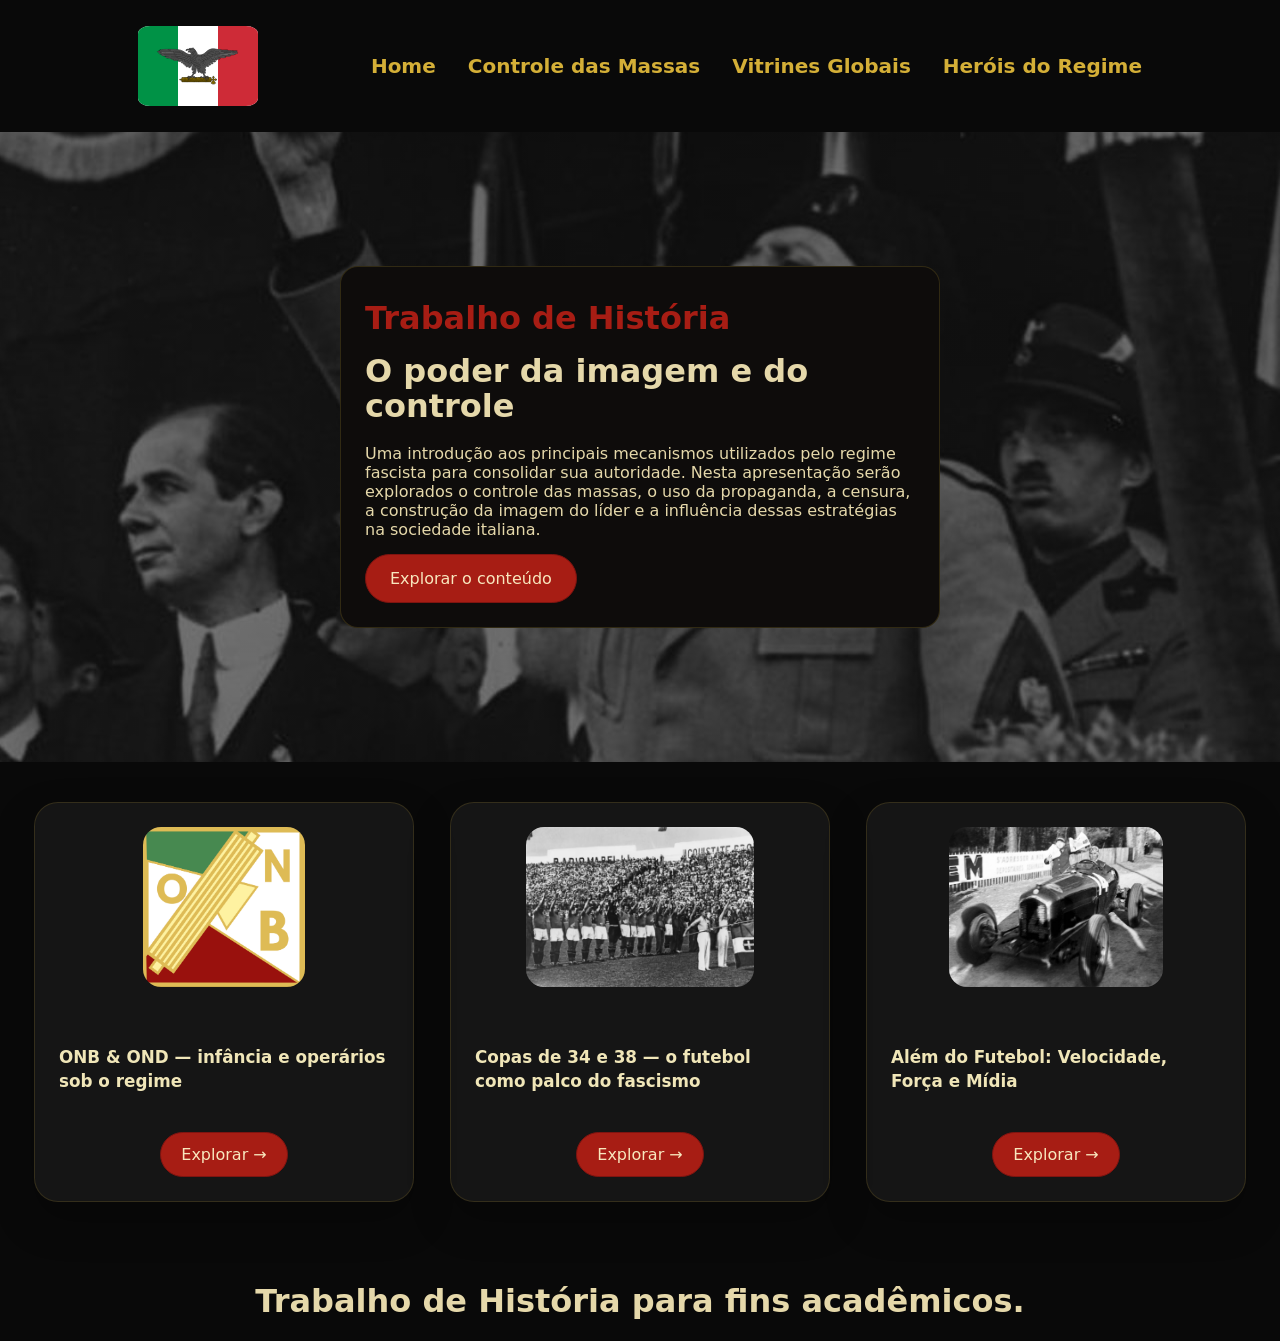
<file: index.html>
<!DOCTYPE html>
<html lang="pt-br">

<head>
    <meta charset="UTF-8">
    <meta name="viewport" content="width=device-width, initial-scale=1.0">
    <link rel="stylesheet" href="assets/css/style.css">
    <link rel="stylesheet" href="assets/css/header-footer.css">
    <link rel="shortcut icon" href="assets/img/capa_fascismo.webp" type="image/x-icon">
    <title>Home</title>
</head>

<body>

    <div class="tudao">
        <header class="container-topo">

            <input type="checkbox" id="nav-toggle" class="nav-toggle">

            <div class="topo-esquerda">

                <a href="/">
                    <img src="assets/img/bandeira-italia.svg" class="img-italia">
                    
                </a>

            </div>

            <label for="nav-toggle" class="nav-button" aria-label="Abrir menu">
                <span></span>
                <span></span>
                <span></span>
            </label>

            <div class="topo-direita">

                <a href="/">
                    <h1>Home</h1>
                </a>
                <a href="pages/controle.html">
                    <h1>Controle das Massas</h1>
                </a>
                <a href="pages/vitrines.html">
                    <h1>Vitrines Globais</h1>
                </a>
                <a href="pages/herois.html">
                    <h1>Heróis do Regime</h1>
                </a>

            </div>

        </header>

    </div>

    <div class="container-corpo">

        <div class="conteudo-texto">

            <h1 id="cor">Trabalho de História</h1>

            <h1>O poder da imagem e do controle</h1>

            <p>
                Uma introdução aos principais mecanismos utilizados pelo regime fascista
                para consolidar sua autoridade. Nesta apresentação serão explorados o
                controle das massas, o uso da propaganda, a censura, a construção da
                imagem do líder e a influência dessas estratégias na sociedade italiana.
            </p>

            <a class="link" href="pages/controle.html">
                Explorar o conteúdo
            </a>

        </div>

    </div>

    <div class="conteudo-corpo">


        <div class="cards-grid">

            <div class="card">

                <img src="assets/img/Emblem_of_ONB.svg.png" alt="" class="img-card">
                <h1>ONB & OND — infância e operários sob o regime</h1>
                <a href="pages/controle.html">Explorar →</a>

            </div>

            <div class="card">

                <img src="assets/img/italia.avif" alt="" class="img-card">
                <h1>Copas de 34 e 38 — o futebol como palco do fascismo</h1>
                <a href="pages/vitrines.html">Explorar →</a>


            </div>

            <div class="card">

                <img src="assets/img/TazioNuvolari.jpg" alt="" class="img-card">
                <h1>Além do Futebol: Velocidade, Força e Mídia</h1>
                <a href="pages/herois.html">Explorar →</a>

            </div>


        </div>



    </div>

    <footer class="container-footer">
        <h1>Trabalho de História para fins acadêmicos.</h1>
    </footer>

</body>

</html>
</file>
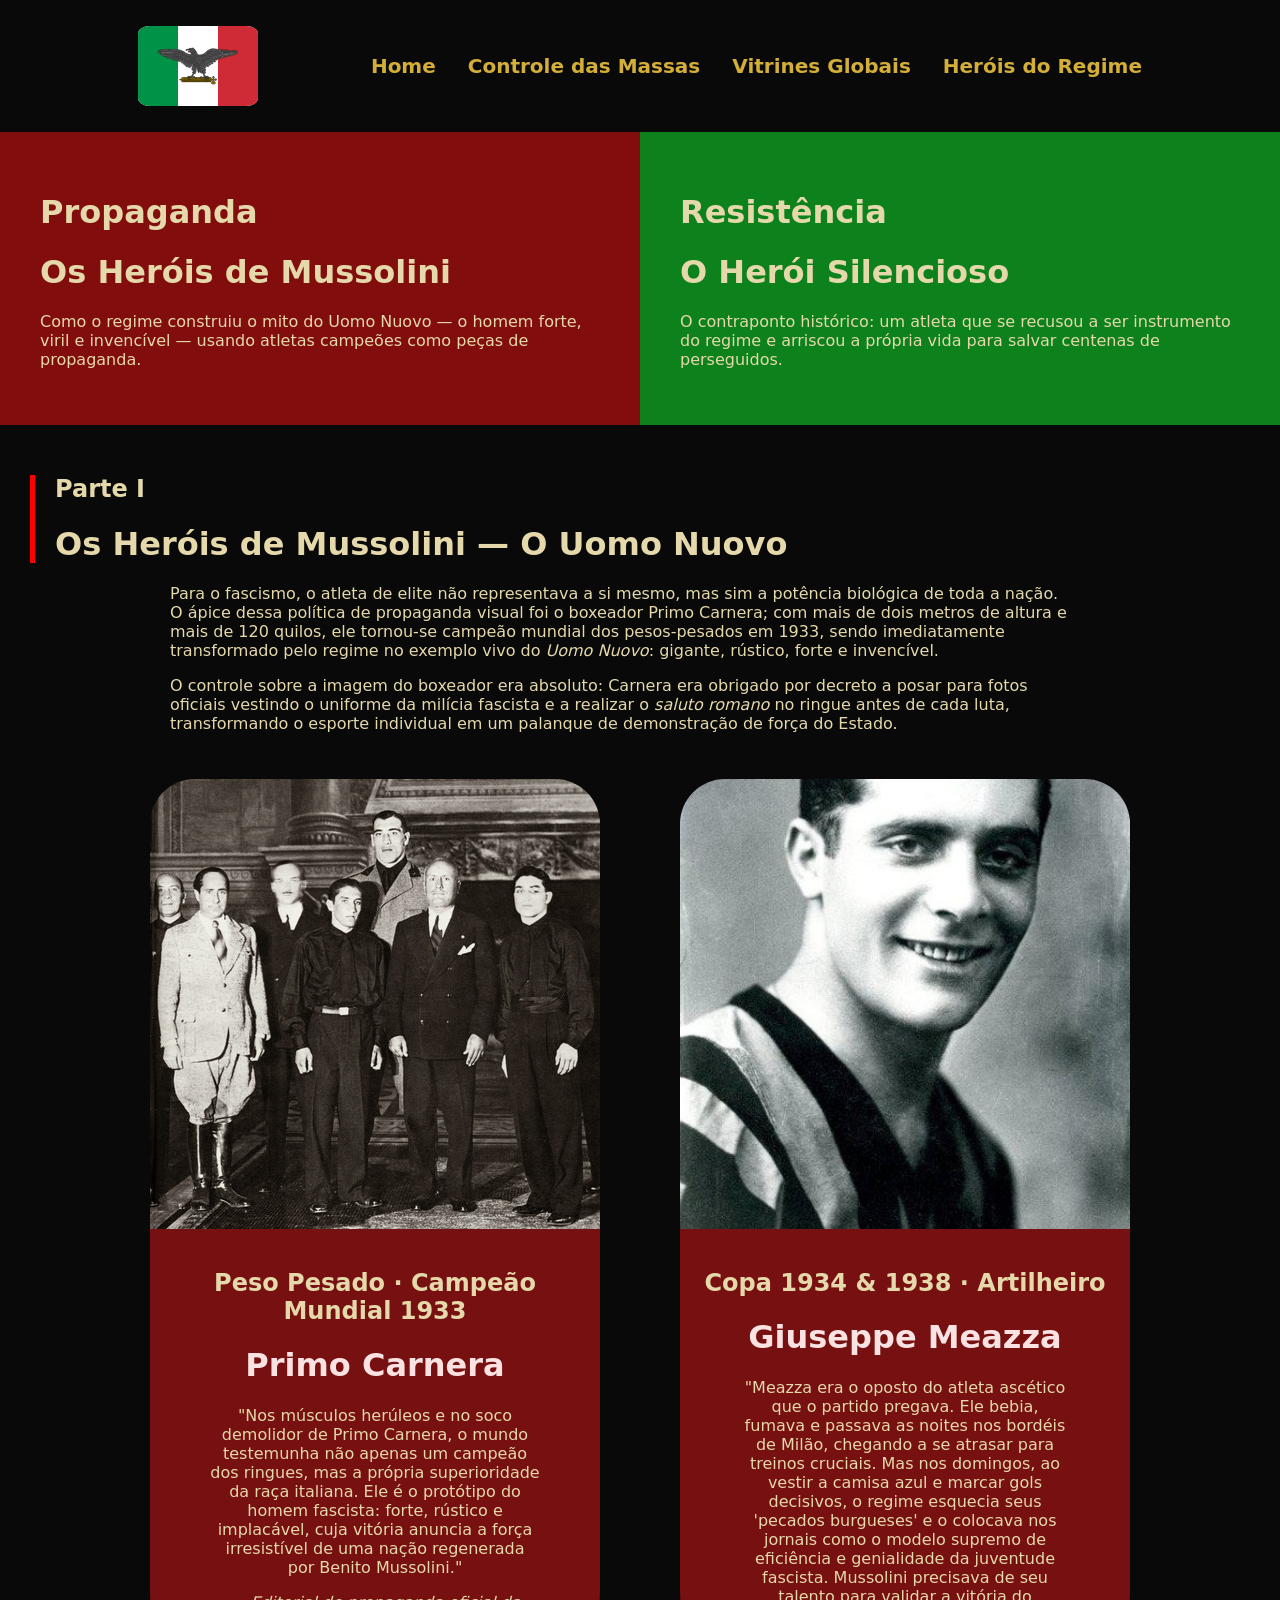
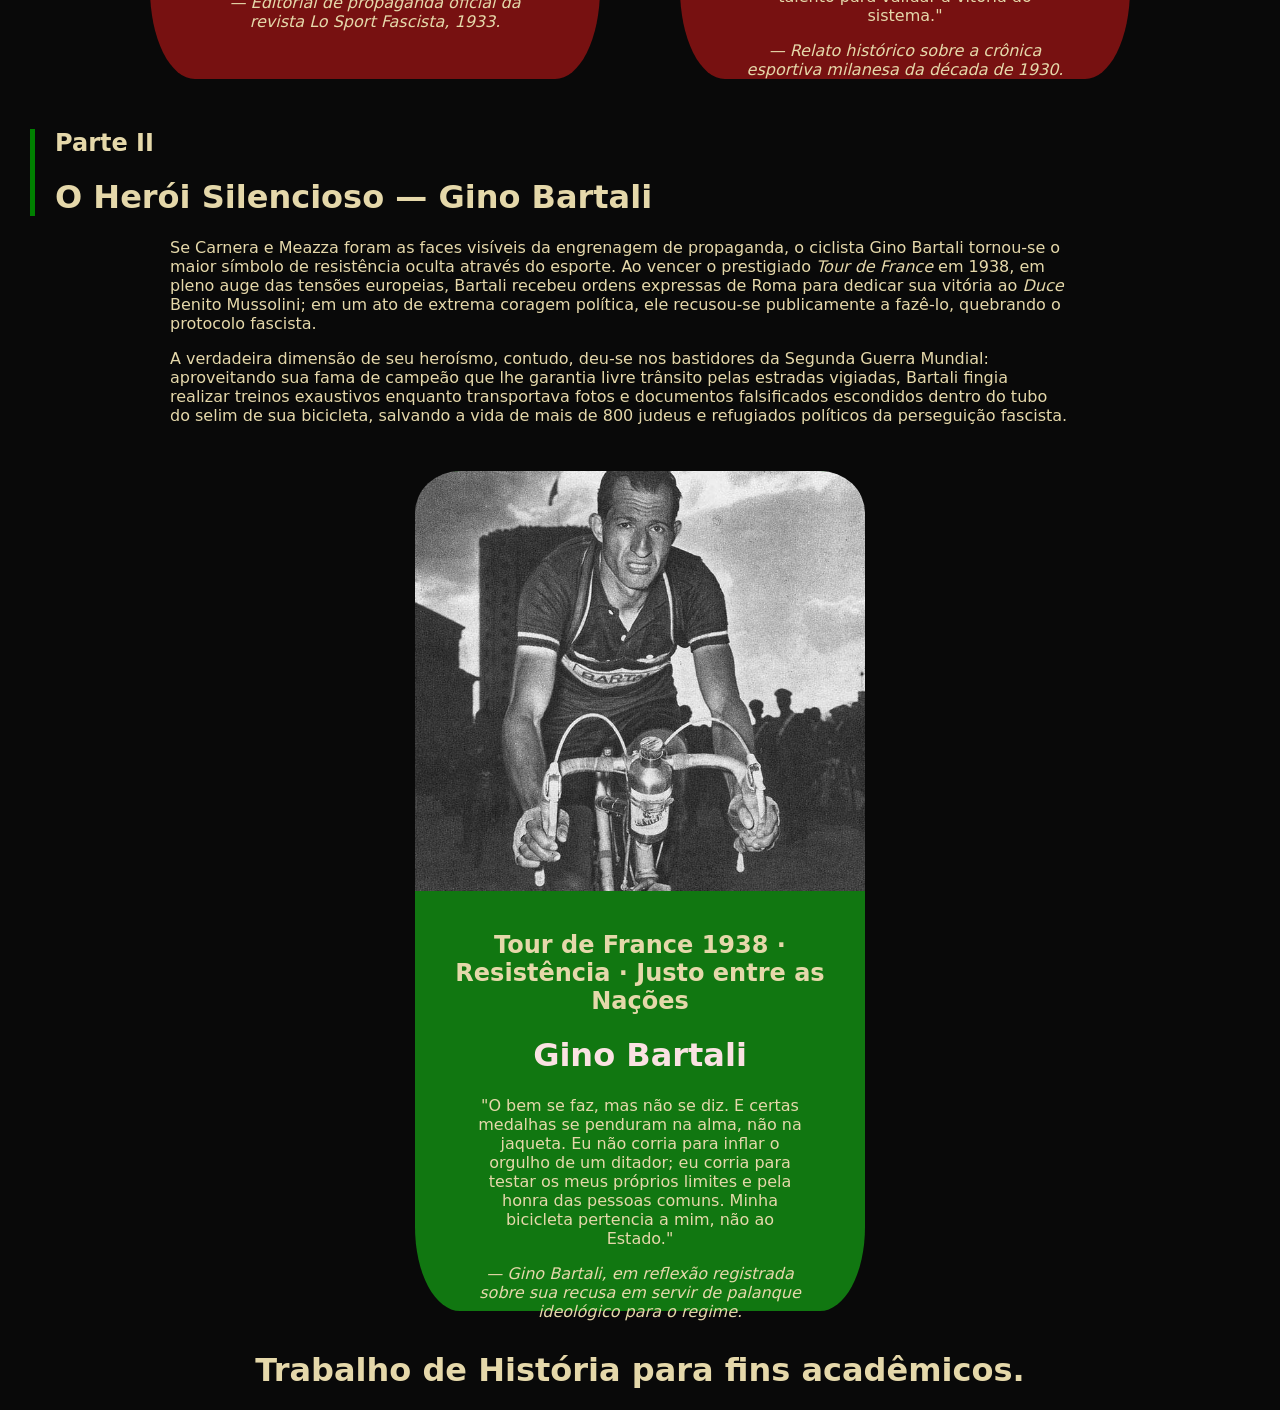
<file: pages/herois.html>
<!DOCTYPE html>
<html lang="en">

<head>
    <meta charset="UTF-8">
    <meta name="viewport" content="width=device-width, initial-scale=1.0">
    <link rel="stylesheet" href="/assets/css/header-footer.css">
    <link rel="stylesheet" href="/assets/css/herois.css">
    <link rel="shortcut icon" href="/assets/img/capa_fascismo.webp" type="image/x-icon">
    <title>Herois</title>
</head>

<body>

    <div class="tudao">
        <header class="container-topo">

            <input type="checkbox" id="nav-toggle" class="nav-toggle">

            <div class="topo-esquerda">

                <a href="/">
                    <img src="/assets/img/bandeira-italia.svg" class="img-italia">
                </a>

            </div>

            <label for="nav-toggle" class="nav-button" aria-label="Abrir menu">
                <span></span>
                <span></span>
                <span></span>
            </label>

            <div class="topo-direita">

                <a href="/">
                    <h1>Home</h1>
                </a>
                <a href="controle.html">
                    <h1>Controle das Massas</h1>
                </a>
                <a href="vitrines.html">
                    <h1>Vitrines Globais</h1>
                </a>
                <a href="#">
                    <h1>Heróis do Regime</h1>
                </a>

            </div>

        </header>
    </div>


    <div class="container-pre">

        <div class="pre-esquerda">

            <h1 id="Propaganda">Propaganda</h1>
            <h1>Os Heróis de Mussolini</h1>
            <p>Como o regime construiu o mito do Uomo Nuovo — o homem forte, viril e invencível — usando atletas
                campeões como peças de propaganda.</p>

        </div>

        <div class="pre-direita">

            <h1 id="Resistencia">Resistência</h1>
            <h1>O Herói Silencioso</h1>
            <p>O contraponto histórico: um atleta que se recusou a ser instrumento do regime e arriscou a própria vida
                para salvar centenas de perseguidos.</p>

        </div>


    </div>

    <div class="container-corpo">

        <div class="corpo-texto-titulo">

            <h2>Parte I</h2>
            <h1>Os Heróis de Mussolini — O Uomo Nuovo</h1>



        </div>

        <div class="corpo-texto-conteudo-um">

            <p>Para o fascismo, o atleta de elite não representava a si mesmo, mas sim a potência biológica de toda a
                nação.
                O ápice dessa política de propaganda visual foi o boxeador Primo Carnera; com mais de dois metros de
                altura
                e mais de 120 quilos, ele tornou-se campeão mundial dos pesos-pesados em 1933, sendo imediatamente
                transformado pelo regime no exemplo vivo do <em>Uomo Nuovo</em>: gigante, rústico, forte e invencível.
            </p>

            <p>O controle sobre a imagem do boxeador era absoluto: Carnera era obrigado por decreto a posar para fotos
                oficiais vestindo o uniforme da milícia fascista e a realizar o <em>saluto romano</em> no ringue antes
                de
                cada luta, transformando o esporte individual em um palanque de demonstração de força do Estado.</p>

        </div>

    </div>

    <div class="container-herois-regime">

        <div class="card">
            <div class="heroi-esquerda">

                <img src="/assets/img/PrimoCarnera.jpg">

                <div class="textos">

                    <h2>Peso Pesado · Campeão Mundial 1933</h2>
                    <h1>Primo Carnera</h1>

                    <blockquote cite="Propaganda Fascista, 1933">
                        <p>"Nos músculos herúleos e no soco demolidor de Primo Carnera, o mundo testemunha não apenas um
                            campeão dos ringues, mas a própria superioridade da raça italiana. Ele é o protótipo do
                            homem
                            fascista: forte, rústico e implacável, cuja vitória anuncia a força irresistível de uma
                            nação
                            regenerada por Benito Mussolini."</p>
                        <cite>— Editorial de propaganda oficial da revista <em>Lo Sport Fascista</em>, 1933.</cite>
                    </blockquote>


                </div>
            </div>
        </div>

        <div class="card">
            <div class="heroi-direita">

                <img src="/assets/img/GiuseppeMeazza.jpg">

                <div class="textos">
                    <h2>Copa 1934 & 1938 · Artilheiro</h2>
                    <h1>Giuseppe Meazza</h1>

                    <blockquote cite="Relato Histórico da Época">
                        <p>"Meazza era o oposto do atleta ascético que o partido pregava. Ele bebia, fumava e passava as
                            noites nos bordéis de Milão, chegando a se atrasar para treinos cruciais. Mas nos domingos,
                            ao vestir a camisa azul e marcar gols decisivos, o regime esquecia seus 'pecados burgueses'
                            e o colocava nos jornais como o modelo supremo de eficiência e genialidade da juventude
                            fascista. Mussolini precisava de seu talento para validar a vitória do sistema."</p>
                        <cite>— Relato histórico sobre a crônica esportiva milanesa da década de 1930.</cite>
                    </blockquote>

                </div>
            </div>

        </div>

    </div>

    <div class="container-corpo">

        <div class="corpo-texto-titulo-dois">

            <h2>Parte II</h2>
            <h1>O Herói Silencioso — Gino Bartali</h1>



        </div>

        <div class="corpo-texto-conteudo-dois">

            <p>Se Carnera e Meazza foram as faces visíveis da engrenagem de propaganda, o ciclista Gino Bartali
                tornou-se o maior símbolo de resistência oculta através do esporte. Ao vencer o prestigiado <em>Tour de
                    France</em> em 1938, em pleno auge das tensões europeias, Bartali recebeu ordens expressas de Roma
                para dedicar sua vitória ao <em>Duce</em> Benito Mussolini; em um ato de extrema coragem política, ele
                recusou-se publicamente a fazê-lo, quebrando o protocolo fascista.</p>

            <p>A verdadeira dimensão de seu heroísmo, contudo, deu-se nos bastidores da Segunda Guerra Mundial:
                aproveitando sua fama de campeão que lhe garantia livre trânsito pelas estradas vigiadas, Bartali fingia
                realizar treinos exaustivos enquanto transportava fotos e documentos falsificados escondidos dentro do
                tubo do selim de sua bicicleta, salvando a vida de mais de 800 judeus e refugiados políticos da
                perseguição fascista.</p>
        </div>

    </div>

    <div class="container-herois-mundo">

        <div class="card-heroi">
            <div class="heroi">

                <img src="/assets/img/GinoBartali.jpg">

                <div class="textos">

                    <h2>Tour de France 1938 · Resistência · Justo entre as Nações</h2>
                    <h1>Gino Bartali</h1>

                    <blockquote cite="Gino Bartali, Relato Histórico">
                        <p>"O bem se faz, mas não se diz. E certas medalhas se penduram na alma, não na jaqueta. Eu não
                            corria para inflar o orgulho de um ditador; eu corria para testar os meus próprios limites e
                            pela honra das pessoas comuns. Minha bicicleta pertencia a mim, não ao Estado."</p>
                        <cite>— Gino Bartali, em reflexão registrada sobre sua recusa em servir de palanque ideológico
                            para o regime.</cite>
                    </blockquote>


                </div>
            </div>
        </div>

    </div>


    <footer class="container-footer">
        <h1>Trabalho de História para fins acadêmicos.</h1>
    </footer>


</body>

</html>
</file>
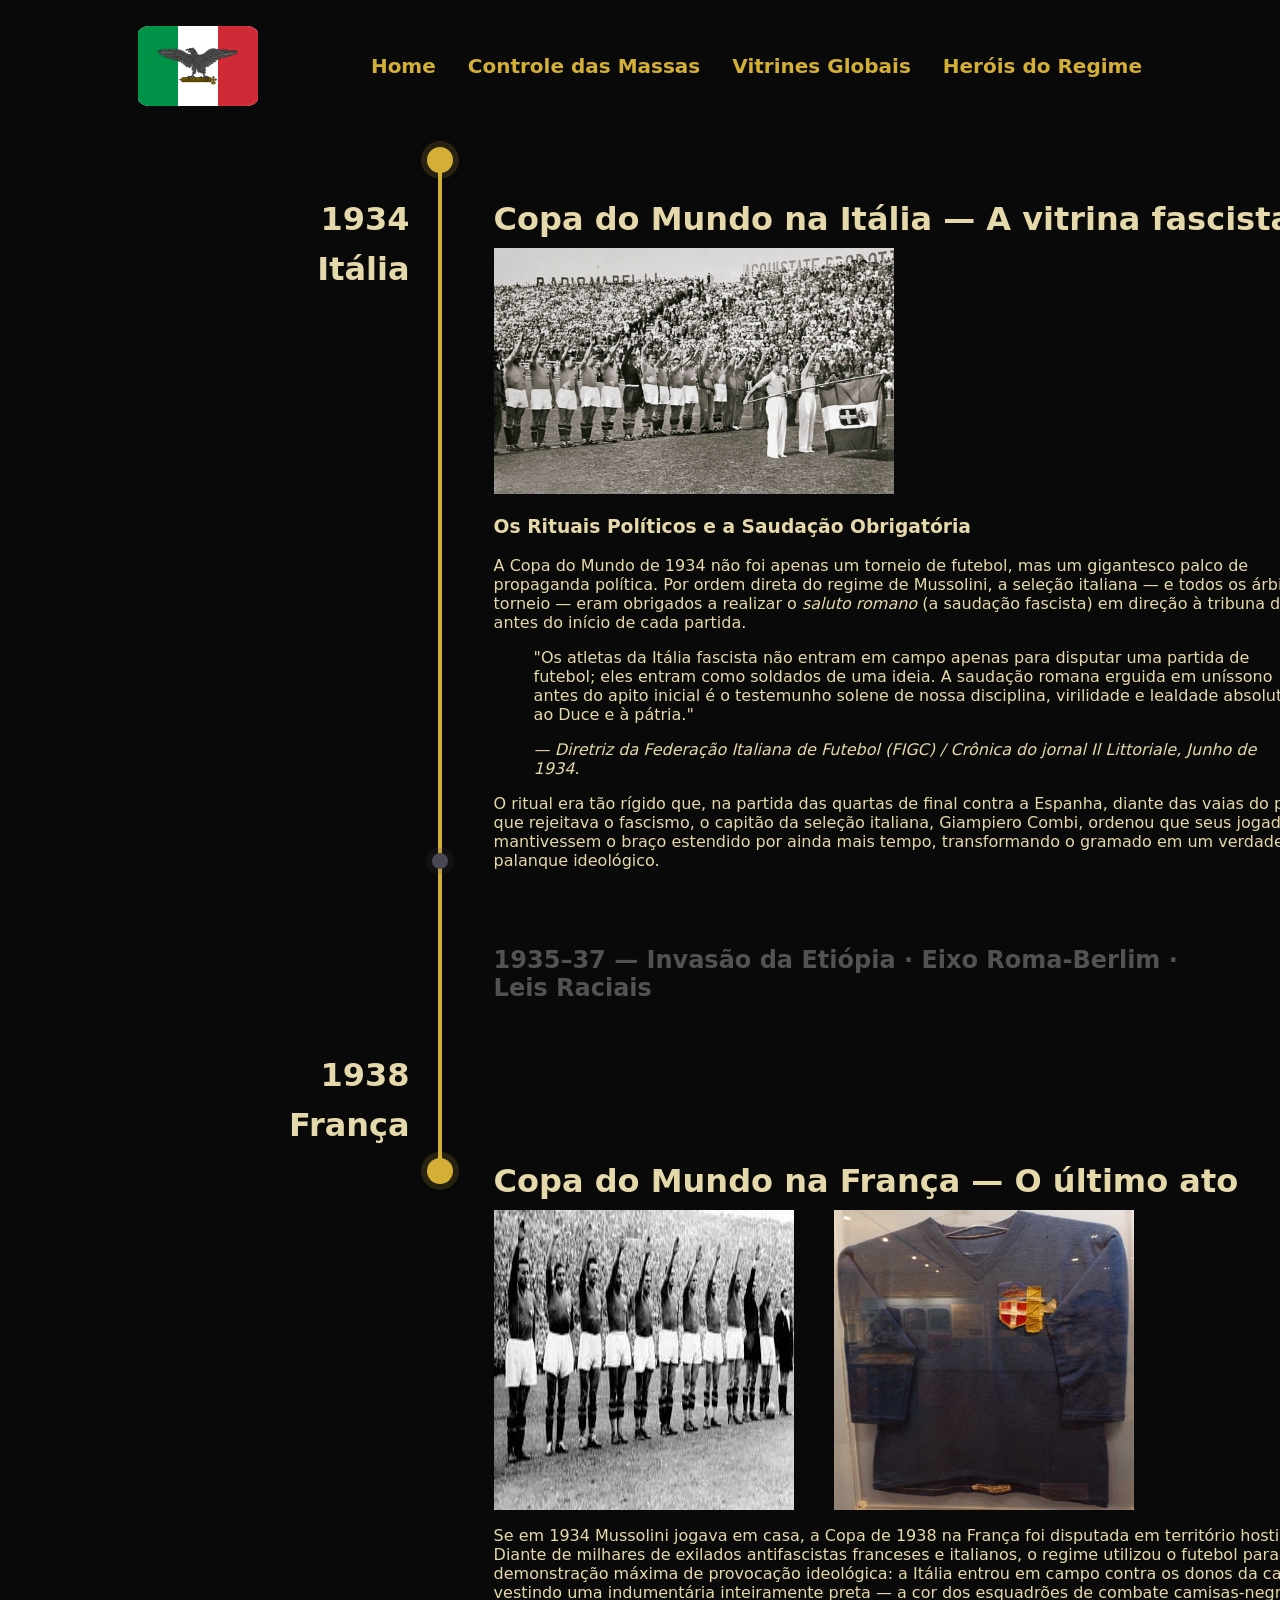
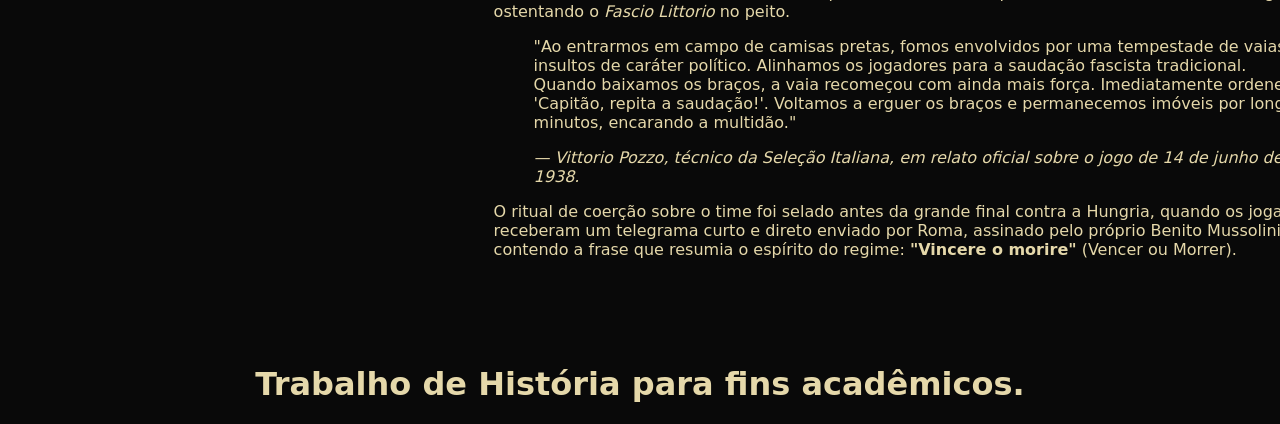
<file: pages/vitrines.html>
<!DOCTYPE html>
<html lang="en">

<head>
    <meta charset="UTF-8">
    <meta name="viewport" content="width=device-width, initial-scale=1.0">
    <link rel="stylesheet" href="/assets/css/header-footer.css">
    <link rel="stylesheet" href="/assets/css/vitrines.css">
    <link rel="shortcut icon" href="/assets/img/capa_fascismo.webp" type="image/x-icon">
    <title>Vitrines</title>
</head>

<body>

    <div class="tudao">
        <header class="container-topo">

            <input type="checkbox" id="nav-toggle" class="nav-toggle">

            <div class="topo-esquerda">

                <a href="/">
                    <img src="/assets/img/bandeira-italia.svg" class="img-italia">
                    
                </a>

            </div>

            <label for="nav-toggle" class="nav-button" aria-label="Abrir menu">
                <span></span>
                <span></span>
                <span></span>
            </label>

            <div class="topo-direita">

                <a href="/">
                    <h1>Home</h1>
                </a>
                <a href="controle.html">
                    <h1>Controle das Massas</h1>
                </a>
                <a href="#">
                    <h1>Vitrines Globais</h1>
                </a>
                <a href="herois.html">
                    <h1>Heróis do Regime</h1>
                </a>

            </div>

        </header>

    </div>


    <div class="container-corpo">


        <div class="conteudo-corpo-esquerdo">

            <div class="primeiro-textos-esquerda">

                <div class="bola"></div>

                <h1 id="Ano">1934</h1>
                <h1 id="Pais">Itália</h1>

            </div>

            <div class="segundo-textos-esquerda">

                <div class="bola-dois"></div>

            </div>

            <div class="terceiro-textos-esquerda">

                <div class="bola-tres"></div>

                <h1 id="Ano">1938</h1>
                <h1 id="Pais">França</h1>

            </div>

        </div>

        <div class="conteudo-corpo-direita">

            <div class="bloco-direita-um">
                <h1>Copa do Mundo na Itália — A vitrina fascista</h1>
                <img src="/assets/img/selecaoItaliana.jpg" class="img-selecao">

                <h3>Os Rituais Políticos e a Saudação Obrigatória</h3>
                <p>A Copa do Mundo de 1934 não foi apenas um torneio de futebol, mas um gigantesco palco de propaganda
                    política. Por ordem direta do regime de Mussolini, a seleção italiana — e todos os árbitros do
                    torneio —
                    eram obrigados a realizar o <em>saluto romano</em> (a saudação fascista) em direção à tribuna de
                    honra
                    antes do início de cada partida.</p>

                <blockquote cite="Imprensa Oficial Italiana, 1934">
                    <p>"Os atletas da Itália fascista não entram em campo apenas para disputar uma partida de futebol;
                        eles
                        entram como soldados de uma ideia. A saudação romana erguida em uníssono antes do apito inicial
                        é o
                        testemunho solene de nossa disciplina, virilidade e lealdade absoluta ao Duce e à pátria."</p>
                    <cite>— Diretriz da Federação Italiana de Futebol (FIGC) / Crônica do jornal <em>Il Littoriale</em>,
                        Junho de 1934.</cite>
                </blockquote>

                <p>O ritual era tão rígido que, na partida das quartas de final contra a Espanha, diante das vaias do
                    público que rejeitava o fascismo, o capitão da seleção italiana, Giampiero Combi, ordenou que seus
                    jogadores mantivessem o braço estendido por ainda mais tempo, transformando o gramado em um
                    verdadeiro
                    palanque ideológico.</p>

            </div>

            <div class="bloco-direita-dois">

                <h1>1935–37 — Invasão da Etiópia · Eixo Roma-Berlim · Leis Raciais</h1>

            </div>

            <div class="bloco-direita-tres">

                <h1>Copa do Mundo na França — O último ato</h1>

                <div class="img-1938">
                    <img src="/assets/img/images.jpg">
                    <img src="/assets/img/uniformeitalia.jpg">
                </div>

                <p>Se em 1934 Mussolini jogava em casa, a Copa de 1938 na França foi disputada em território hostil.
                    Diante de milhares de exilados antifascistas franceses e italianos, o regime utilizou o futebol para
                    uma demonstração máxima de provocação ideológica: a Itália entrou em campo contra os donos da casa
                    vestindo uma indumentária inteiramente preta — a cor dos esquadrões de combate camisas-negras —
                    ostentando o <em>Fascio Littorio</em> no peito.</p>

                <blockquote cite="Vittorio Pozzo, Memórias de 1938">
                    <p>"Ao entrarmos em campo de camisas pretas, fomos envolvidos por uma tempestade de vaias e insultos
                        de caráter político. Alinhamos os jogadores para a saudação fascista tradicional. Quando
                        baixamos os braços, a vaia recomeçou com ainda mais força. Imediatamente ordenei: 'Capitão,
                        repita a saudação!'. Voltamos a erguer os braços e permanecemos imóveis por longos minutos,
                        encarando a multidão."</p>
                    <cite>— Vittorio Pozzo, técnico da Seleção Italiana, em relato oficial sobre o jogo de 14 de junho
                        de 1938.</cite>
                </blockquote>

                <p>O ritual de coerção sobre o time foi selado antes da grande final contra a Hungria, quando os
                    jogadores receberam um telegrama curto e direto enviado por Roma, assinado pelo próprio Benito
                    Mussolini, contendo a frase que resumia o espírito do regime: <strong>"Vincere o morire"</strong>
                    (Vencer ou Morrer).</p>

            </div>

        </div>

    </div>

    <footer class="container-footer">
        <h1>Trabalho de História para fins acadêmicos.</h1>
    </footer>

</body>

</html>
</file>
<file: assets/css/style.css>
:root {
    --surface: #151515;
    --accent: #d4af37;
}

*, *::before, *::after {
    box-sizing: border-box;
}

body {
    margin: 0;
    background-color: #090909;
    color: #e5d8aa;
    font-family: "Segoe UI", system-ui, sans-serif;
    min-height: 100vh;
}

.container-corpo {
    min-height: 70vh;
    display: flex;
    justify-content: center;
    align-items: center;
    padding: 40px;
    background-image: linear-gradient(rgba(0, 0, 0, 0.55), rgba(0, 0, 0, 0.55)),
        url("../img/mussolini-discurso.jpg");
    background-size: cover;
    background-position: center;
    background-repeat: no-repeat;
    background-attachment: fixed;
}

.conteudo-texto {
    display: flex;
    flex-direction: column;
    width: 600px;
    padding: 24px;
    border-radius: 18px;
    background-color: var(--surface);
    border: 1px solid rgba(212, 175, 55, 0.18);
    z-index: 2;
}

.conteudo-texto h1 {
    margin: 10px 0;
    line-height: 1.1;
}

.conteudo-texto p {
    margin: 10px 0 15px 0;
}

.link {
    display: inline-block;
    padding: 14px 24px;
    border-radius: 999px;
    text-decoration: none;
    background-color: #a71d14;
    color: #f8e7be;
    border: 1px solid #7f1410;
    width: fit-content;
}

#cor {
    color: var(--accent);
    margin-bottom: 8px;
    font-weight: 700;
}

.img-mussolini {
    width: 320px;
    max-width: 100%;
    border-radius: 18px;
}

.cards-grid {
    margin: 40px 0;
    margin-bottom: 80px;
    display: flex;
    flex-wrap: wrap;
    justify-content: center;
    align-items: stretch;
    gap: 36px;
}

.card {
    background-color: rgba(255, 255, 255, 0.05);
    color: #e5d8aa;

    width: 380px;
    height: 400px;
    padding: 24px;

    border-radius: 24px;
    border: 1px solid rgba(212, 175, 55, 0.16);

    display: flex;
    flex-direction: column;
    align-items: center;
    justify-content: space-between;
    box-shadow: 0 18px 40px rgba(0, 0, 0, 0.25);
}

.card h1 {
    font-size: 1.05rem;
    line-height: 1.4;
    margin: 18px 0 18px;
    color: #f0e6b8;
}

.card a {
    display: inline-block;
    padding: 12px 20px;
    border-radius: 999px;
    background-color: #a71d14;
    color: #f8e7be;
    text-decoration: none;
    border: 1px solid #7f1410;
    transition: transform 0.18s ease, opacity 0.18s ease;
}

.card a:hover {
    transform: translateY(-2px);
    opacity: 0.92;
}

.img-card {
    width: auto;
    height: 160px;
    border-radius: 18px;
    margin-bottom: 20px;
}

@media (max-width: 980px) {
    .container-corpo {
        min-height: auto;
        padding: 32px 18px;
        background-attachment: scroll;
    }

    .conteudo-texto {
        width: 100%;
        max-width: 720px;
        padding: 24px;
    }

    .conteudo-texto h1 {
        font-size: clamp(2rem, 4vw, 3.2rem);
    }

    .cards-grid {
        gap: 28px;
    }

    .card {
        width: 100%;
        height: auto;
        padding: 24px;
    }
}

@media (max-width: 700px) {
    .container-corpo {
        padding: 24px 14px;
        background-image: linear-gradient(rgba(0, 0, 0, 0.75), rgba(0, 0, 0, 0.75)),
            url("../img/mussolini-discurso.jpg");
    }

    .conteudo-texto {
        width: 100%;
        padding: 22px;
        border-radius: 20px;
    }

    .conteudo-texto h1 {
        font-size: 2.4rem;
    }

    .conteudo-texto p {
        font-size: 0.98rem;
        line-height: 1.65;
    }

    .cards-grid {
        flex-direction: column;
        align-items: stretch;
        gap: 22px;
        width: 100%;
    }

    .card {
        width: 100%;
        max-width: 100%;
        min-width: 0;
        padding: 22px;
    }

    .card h1 {
        font-size: 1rem;
    }

    .link {
        width: 100%;
        text-align: center;
        padding: 14px 18px;
        box-sizing: border-box;
    }

    .img-card {
        height: 180px;
    }
}

@media (max-width: 520px) {
    .container-corpo {
        padding: 20px 12px;
    }

    .conteudo-texto {
        padding: 20px;
        border-radius: 18px;
    }

    .conteudo-texto h1 {
        font-size: 2rem;
    }

    .card {
        padding: 20px;
        width: 100%;
        min-width: 0;
    }

    .link {
        padding: 14px 18px;
    }

    .img-card {
        height: 150px;
    }
}
</file>
<file: assets/css/header-footer.css>
:root {
    --titulos: #d4af37;
    --corpo-texto: #ccc3a4;
    --accent: #a71d14;
    --surface: #0e0c0b;
    --surface-soft: rgba(212, 175, 55, 0.08);
}

.tudao {
    display: flex;
    justify-content: center;
    align-items: center;
    width: auto;
    padding: 12px 16px;
    margin: 0 auto;
}

.container-topo {
    display: flex;
    align-items: center;
    justify-content: space-between;
    width: 100%;
    max-width: 1040px;
    gap: 10px;
    padding: 14px 18px;

}

.topo-esquerda {
    padding: 0;
    margin: 0;
}

.topo-esquerda img {
    width: 120px;
    display: block;
}

.img-italia{

    border-radius: 10%;
}

.container-footer{

    text-align: center;
}

.topo-direita {
    display: flex;
    flex-wrap: wrap;
    align-items: center;
    gap: 32px;
    color: var(--titulos);
    padding: 0;
    margin: 0;
}

.topo-direita a {
    color: var(--titulos);
    text-decoration: none;
    transition: transform 0.18s ease, color 0.18s ease;
}

.topo-direita a:hover {
    color: var(--accent);
    transform: translateY(-2px);
}

.topo-direita a h1 {
    margin: 0;
    font-size: 20px;
    font-weight: 600;
}

.topo-esquerda {
    display: flex;
    align-items: center;
    gap: 0.9rem;
}

.topo-esquerda a {
    display: inline-flex;
    align-items: center;
    gap: 0.65rem;
    text-decoration: none;
}

.logo-label {
    display: none;
    color: var(--titulos);
    font-size: 1.1rem;
    font-weight: 700;
    letter-spacing: 0.1em;
}

.nav-toggle {
    display: none;
}

.nav-button {
    display: none;
    width: 42px;
    height: 32px;
    position: relative;
    border: none;
    background: transparent;
    cursor: pointer;
    padding: 0;
}

.nav-button span {
    display: block;
    width: 100%;
    height: 3px;
    background: var(--titulos);
    border-radius: 999px;
    position: absolute;
    left: 0;
    transition: transform 0.2s ease, opacity 0.2s ease;
}

.nav-button span:nth-child(1) {
    top: 5px;
}

.nav-button span:nth-child(2) {
    top: 14px;
}

.nav-button span:nth-child(3) {
    top: 23px;
}

#nav-toggle:checked + .topo-esquerda + .nav-button span:nth-child(1) {
    transform: translateY(9px) rotate(45deg);
}

#nav-toggle:checked + .topo-esquerda + .nav-button span:nth-child(2) {
    opacity: 0;
}

#nav-toggle:checked + .topo-esquerda + .nav-button span:nth-child(3) {
    transform: translateY(-9px) rotate(-45deg);
}

@media (max-width: 860px) {
    .container-topo {
        flex-wrap: wrap;
        justify-content: space-between;
        position: relative;
        padding: 14px 16px;
    }

    .img-italia {
        display: none;
    }

    .logo-label {
        display: inline-block;
    }

    .nav-button {
        display: inline-flex;
        justify-content: center;
        align-items: center;
    }

    .topo-direita {
        display: none;
        width: 100%;
        flex-direction: column;
        gap: 12px;
        margin-top: 14px;
        padding: 18px;
        background: rgba(0, 0, 0, 0.95);
        border: 1px solid rgba(212, 175, 55, 0.16);
        border-radius: 20px;
    }

    #nav-toggle:checked ~ .topo-direita {
        display: flex;
    }

    .topo-direita a {
        padding: 10px 14px;
        border-radius: 16px;
        background: rgba(212, 175, 55, 0.08);
    }

    .topo-direita a h1 {
        font-size: 16px;
    }

    .container-footer{

        h1{

            text-align: center;
            font-size: 18px;
        }
    }
}
</file>
<file: assets/css/herois.css>
*, *::before, *::after {
    box-sizing: border-box;
}

body {
    margin: 0;
    background-color: #090909;
    color: #e5d8aa;
    font-family: "Segoe UI", system-ui, sans-serif;
    min-height: 100vh;
}

.container-pre {

    display: flex;
    flex-direction: row;


}

.pre-esquerda {

    width: 50%;
    padding: 40px;
    background-color: rgb(252, 18, 18, 0.5);


}

.pre-direita {

    width: 50%;
    padding: 40px;
    background-color: rgba(18, 252, 49, 0.5);
}

.container-corpo {

    padding: 30px;
}

.corpo-texto-titulo {

    border-left: 5px solid red;
    padding-left: 20px;

}

.corpo-texto-conteudo-um {

    width: 900px;
    margin-left: 140px;
}

.container-herois-regime {

    display: flex;
    flex-direction: row;
    gap: 80px;
    justify-content: center;
}

.card {

    background-color: rgb(230, 27, 27, 0.5);
    border-radius: 10% 10% 10% 10%;

    h1 {

        color: rgb(250, 226, 226);
    }

}

.heroi-esquerda {

    display: flex;
    flex-direction: column;
    border-radius: 10% 10% 10% 10%;
    align-items: center;
    height: 900px;

    img {

        border-radius: 10% 10% 0 0;
        width: 100%;
        height: 50%;
        object-fit: cover;
    }

}

.textos {

    width: 450px;
    text-align: center;
    padding: 20px;
}

.heroi-direita {

    display: flex;
    flex-direction: column;
    border-radius: 10% 10% 10% 10%;
    align-items: center;
    height: 900px;

    img {

        border-radius: 10% 10% 0 0;
        width: 100%;
        height: 50%;
        object-fit: cover;
    }
}

.corpo-texto-titulo-dois {

    border-left: 5px solid green;
    padding-left: 20px;

}

.corpo-texto-conteudo-dois {

    width: 900px;
    margin-left: 140px;
}

.container-herois-mundo {

    display: flex;
    justify-content: center;
    align-items: center;

    margin-bottom: 40px;
}

.card-heroi {

    background-color: rgba(27, 230, 27, 0.5);
    border-radius: 10% 10% 10% 10%;

    h1 {

        color: rgb(250, 226, 226);
    }
}

.heroi {

    display: flex;
    flex-direction: column;
    border-radius: 10% 10% 10% 10%;
    align-items: center;
    height: 840px;


    img {

        border-radius: 10% 10% 0 0;
        width: 100%;
        height: 50%;
        object-fit: cover;
        object-position: center 20%;
    }
}

@media (max-width: 980px) {
    .container-pre {
        flex-direction: column;
        gap: 16px;
        padding: 20px;
    }

    .pre-esquerda,
    .pre-direita {
        width: 100%;
        padding: 24px;
    }

    .container-corpo {
        display: flex;
        flex-direction: column;
        gap: 20px;
        padding: 20px;
    }

    .corpo-texto-titulo,
    .corpo-texto-titulo-dois {
        border-left: none;
        padding-left: 0;
        border-bottom: 4px solid rgba(167, 29, 20, 0.35);
        padding-bottom: 10px;
    }

    .corpo-texto-conteudo-um,
    .corpo-texto-conteudo-dois {
        width: 100%;
        margin-left: 0;
    }

    .container-herois-regime,
    .container-herois-mundo {
        flex-direction: column;
        gap: 24px;
    }

    .card,
    .card-heroi {
        width: 100%;
        max-width: 100%;
    }

    .heroi-esquerda,
    .heroi-direita,
    .heroi {
        height: auto;
    }

    .heroi-esquerda img,
    .heroi-direita img,
    .heroi img {
        width: 100%;
        height: auto;
        border-radius: 18px 18px 0 0;
    }

    .textos {
        width: 100%;
        padding: 18px;
    }
}

@media (max-width: 640px) {
    .container-pre,
    .container-corpo {
        padding: 16px;
    }

    .card-heroi, .card{

        border-bottom-left-radius: 0px;
        border-bottom-right-radius: 0px;
        border-top-left-radius: 10%;
        border-top-right-radius: 10%;
    }

    .textos h1 {
        font-size: 1.4rem;
    }

    .textos h2 {
        font-size: 1rem;
    }

    .textos p,
    .textos cite,
    .corpo-texto-conteudo-um p,
    .corpo-texto-conteudo-dois p {
        font-size: 0.95rem;
        line-height: 1.6;
    }
}
</file>
<file: assets/css/vitrines.css>
*, *::before, *::after {
    box-sizing: border-box;
}

body {
    margin: 0;
    background-color: #090909;
    color: #e5d8aa;
    font-family: "Segoe UI", system-ui, sans-serif;
    min-height: 100vh;
}

.container-corpo {

    margin: 0 auto;
    display: flex;
    flex-direction: row;
    justify-content: flex-start;
    gap: 24px;
    align-items: start;
    padding: 40px 20px;
}

.conteudo-corpo-esquerdo {

    width: 34%;
    min-height: 1000px;
    padding: 28px;

    display: flex;
    flex-direction: column;
    justify-content: space-between;

    border-right: 4px solid var(--titulos);
    position: relative;
}

.conteudo-corpo-esquerdo h1 {
    margin: 0;
}

.conteudo-corpo-direita {

    width: 60%;
    height: auto;
    padding: 28px;

    display: flex;
    flex-direction: column;

    h1 {

        margin: 0px 0px 10px 0px;
    }
}

.primeiro-textos-esquerda,
.segundo-textos-esquerda,
.terceiro-textos-esquerda {

    align-items: flex-end;
    display: flex;
    flex-direction: column;
    justify-content: flex-start;
    gap: 0.75rem;
    position: relative;
}

.bola {
    width: 26px;
    height: 26px;
    position: absolute;
    left: calc(100% + 30px);
    top: calc(100% + -141px);
    transform: translateX(-50%);
    border-radius: 50%;
    background-color: var(--titulos);
    box-shadow: 0 0 0 6px rgba(212, 175, 55, 0.15);
}

.bola-dois {

    width: 16px;
    height: 16px;
    position: absolute;
    left: calc(100% + 30px);
    top: calc(100% + 181px);
    transform: translateX(-50%);
    border-radius: 50%;
    background-color: rgb(71, 71, 82);
    box-shadow: 0 0 0 6px rgba(63, 63, 63, 0.15);
}

.bola-tres {

    width: 26px;
    height: 26px;
    position: absolute;
    left: calc(100% + 30px);
    top: calc(100% + 14px);
    transform: translateX(-50%);
    border-radius: 50%;
    background-color: var(--titulos);
    box-shadow: 0 0 0 6px rgba(212, 175, 55, 0.15);
}

.img-selecao {

    width: 400px;
}

.bloco-direita-um{

    width: 850px;
}

.bloco-direita-dois {

    margin-top: 40px;
    

    h1 {

        color: rgb(82, 82, 82);
        font-size: 24px;
        margin-top: 20px;
    }
}

.bloco-direita-tres {

    width: 850px;
    margin-top: 150px;
}

.img-1938 {

    display: flex;
    flex-direction: row;
    gap: 40px;

    img {

        width: 300px;
        height: 300px;
    }
}
@media (max-width: 960px) {
    .container-corpo {
        flex-direction: column;
        gap: 24px;
        padding: 24px 16px;
    }

    .conteudo-corpo-esquerdo {
        display: none;
    }

    .conteudo-corpo-direita {
        width: 100%;
        padding: 22px;
    }

    .conteudo-corpo-direita {
        gap: 24px;
    }

    .primeiro-textos-esquerda,
    .segundo-textos-esquerda,
    .terceiro-textos-esquerda {
        align-items: flex-start;
        position: relative;
    }

    .bola,
    .bola-dois,
    .bola-tres {
        position: relative;
        left: auto;
        top: auto;
        transform: none;
        margin-bottom: 14px;
    }

    .img-selecao {
        width: 100%;
        max-width: 100%;
        height: auto;
        border-radius: 18px;
    }

    .bloco-direita-um,
    .bloco-direita-dois,
    .bloco-direita-tres {
        width: 100%;
    }

    .bloco-direita-tres {
        margin-top: 40px;
    }

    .img-1938 {
        flex-direction: column;
        gap: 18px;
    }

    .img-1938 img {
        width: 100%;
        height: auto;
        border-radius: 18px;
    }
}

@media (max-width: 640px) {
    .container-corpo {
        padding: 18px 12px;
    }

    .conteudo-corpo-esquerdo,
    .conteudo-corpo-direita {
        padding: 18px;
    }

    .conteudo-corpo-esquerdo h1,
    .conteudo-corpo-direita h1 {
        font-size: 1.8rem;
    }

    .bloco-direita-um h1,
    .bloco-direita-dois h1,
    .bloco-direita-tres h1 {
        font-size: 1.5rem;
    }

    .img-1938 {
        gap: 14px;
    }
}
</file>
